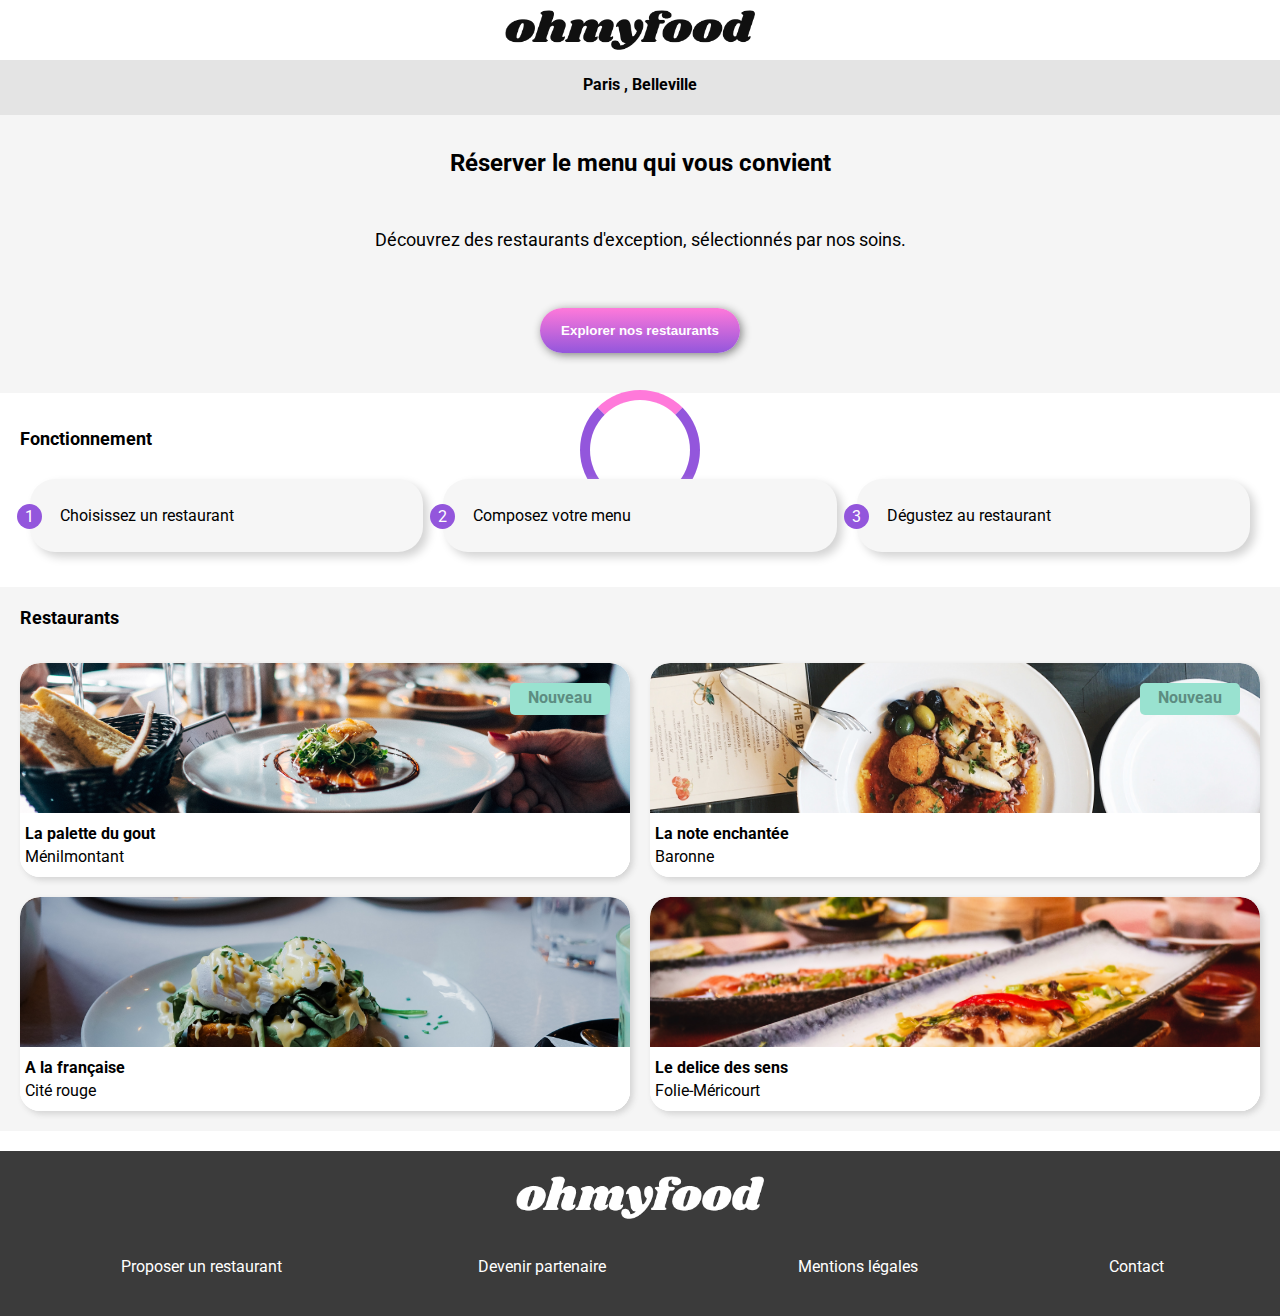
<file: index.html>
<!DOCTYPE html>
<html lang="fr">

<head>
    <meta charset="UTF-8" />
    <meta http-equiv="X-UA-Compatible" content="IE=edge">
    <meta name="viewport" content="width=device-width, initial-scale=1.0">
    <link rel="stylesheet" href="style.css" />
    <link href="https://use.fontawesome.com/releases/v5.6.3/css/all.css" rel="stylesheet"
        integrity="sha384-UHRtZLI+pbxtHCWp1t77Bi1L4ZtiqrqD80Kn4Z8NTSRyMA2Fd33n5dQ8lWUE00s/" crossorigin="anonymous">
    <link rel="preconnect" href="https://fonts.googleapis.com">
    <link rel="preconnect" href="https://fonts.gstatic.com" crossorigin>
    <link href="https://fonts.googleapis.com/css2?family=Roboto:wght@100;700&family=Shrikhand&display=swap"
        rel="stylesheet">
    <title>Accueil</title>
</head>

<body>
    <div class="chargements">
        <div class="chargement"></div>
    </div>
    <div class="index">
        <header>
            <div id="logo">
                <img src="image/logo.png" alt="logo oh my food">
            </div>
        </header>
        <main>
            <div class="localité">
                <div class="localisation">
                    <i class="fas fa-map-marker-alt"></i> Paris , Belleville
                </div>
                <div class="recherche">
                    <div class="reserver">
                        <p>Réserver le menu qui vous convient</p>
                    </div>
                    <div class="decouvrez">
                        <p>Découvrez des restaurants d'exception, sélectionnés par nos soins.</p>
                    </div>
                    <form class="explorer">
                        <input type="button" value="Explorer nos restaurants">
                    </form>
                </div>
            </div>
            <section class="fonctionnement">
                <div class="fonction">
                    <h2>Fonctionnement</h2>
                    <ol class="liste">
                        <li class="choix">
                            <i class="fas fa-mobile-alt"></i>
                            <span class="texte">Choisissez un restaurant</span>
                        </li>
                        <li class="choix">
                            <i class="fas fa-list"></i>
                            <span class="texte">Composez votre menu</span>
                        </li>
                        <li class="choix">
                            <i class="fas fa-store"></i>
                            <span class="texte">Dégustez au restaurant</span>
                        </li>
                    </ol>
                </div>
            </section>
            <section class="pastillerestaurant">
                <div class="resto">
                    <h2>Restaurants</h2>
                    <div class="pastilles">
                        <div class="ligne1">
                            <a class="pastille-1" href="lapalettedugout.html">
                                <div class="pastillephoto">
                                    <div class="nouveau">Nouveau</div>
                                    <img src="image/palettedugout.jpg" alt="palettedugout">
                                </div>
                                <div class="pastilletexte">
                                    <div class="texte">
                                        <strong>La palette du gout</strong> <br />
                                        Ménilmontant
                                    </div>
                                    <div class="like">
                                        <div class="coeura">
                                            <i class="fas fa-heart coeurplein"></i>
                                            <i class="far fa-heart coeurvide"></i>
                                        </div>
                                    </div>
                                </div>
                            </a>
                            <a class="pastille-2" href="lanoteenchante.html">
                                <div class="pastillephoto">
                                    <div class="nouveau">Nouveau</div>
                                    <img src="image/noteenchante.jpg" alt="noteenchante">
                                </div>
                                <div class="pastilletexte">
                                    <div class="texte">
                                        <strong>La note enchantée</strong> <br />
                                        Baronne
                                    </div>
                                    <div class="like">
                                        <div class="coeura">
                                            <i class="fas fa-heart coeurplein"></i>
                                            <i class="far fa-heart coeurvide"></i>
                                        </div>
                                    </div>
                                </div>
                            </a>
                        </div>
                        <div class="ligne2">
                            <a class="pastille-3" href="alafrancaise.html">
                                <div class="pastillephoto">
                                    <img src="image/alafrançaise.jpg" alt="alafrançaise">
                                </div>
                                <div class="pastilletexte">
                                    <div class="texte">
                                        <strong>A la française</strong> <br />
                                        Cité rouge
                                    </div>
                                    <div class="like">
                                        <div class="coeura">
                                            <i class="fas fa-heart coeurplein"></i>
                                            <i class="far fa-heart coeurvide"></i>
                                        </div>
                                    </div>
                                </div>
                            </a>

                            <a class="pastille-4" href="ledelicedessens.html">
                                <div class="pastillephoto">
                                    <img src="image/delicedessens.jpg" alt="delicedessens">
                                </div>
                                <div class="pastilletexte">
                                    <div class="texte">
                                        <strong>Le delice des sens</strong> <br />
                                        Folie-Méricourt
                                    </div>
                                    <div class="like">
                                        <div class="coeura">
                                            <i class="fas fa-heart coeurplein"></i>
                                            <i class="far fa-heart coeurvide"></i>
                                        </div>
                                    </div>
                                </div>
                            </a>
                        </div>
                    </div>
                </div>
            </section>
        </main>
        <footer>
            <div class="logo">
                <img src="image/logo.png" alt="logo oh my food">
            </div>
            <br />
            <div class="mentions">
                <a href="#"><i class="fas fa-utensils"></i>Proposer un restaurant</a>
                <a href="#"><i class="fas fa-hands-helping"></i>Devenir partenaire</a>
                <a href="#">Mentions légales</a>
                <a href="mailto:c.massalon@gmail.com">Contact</a>
            </div>
        </footer>
    </div>
</body>

</html>
</file>
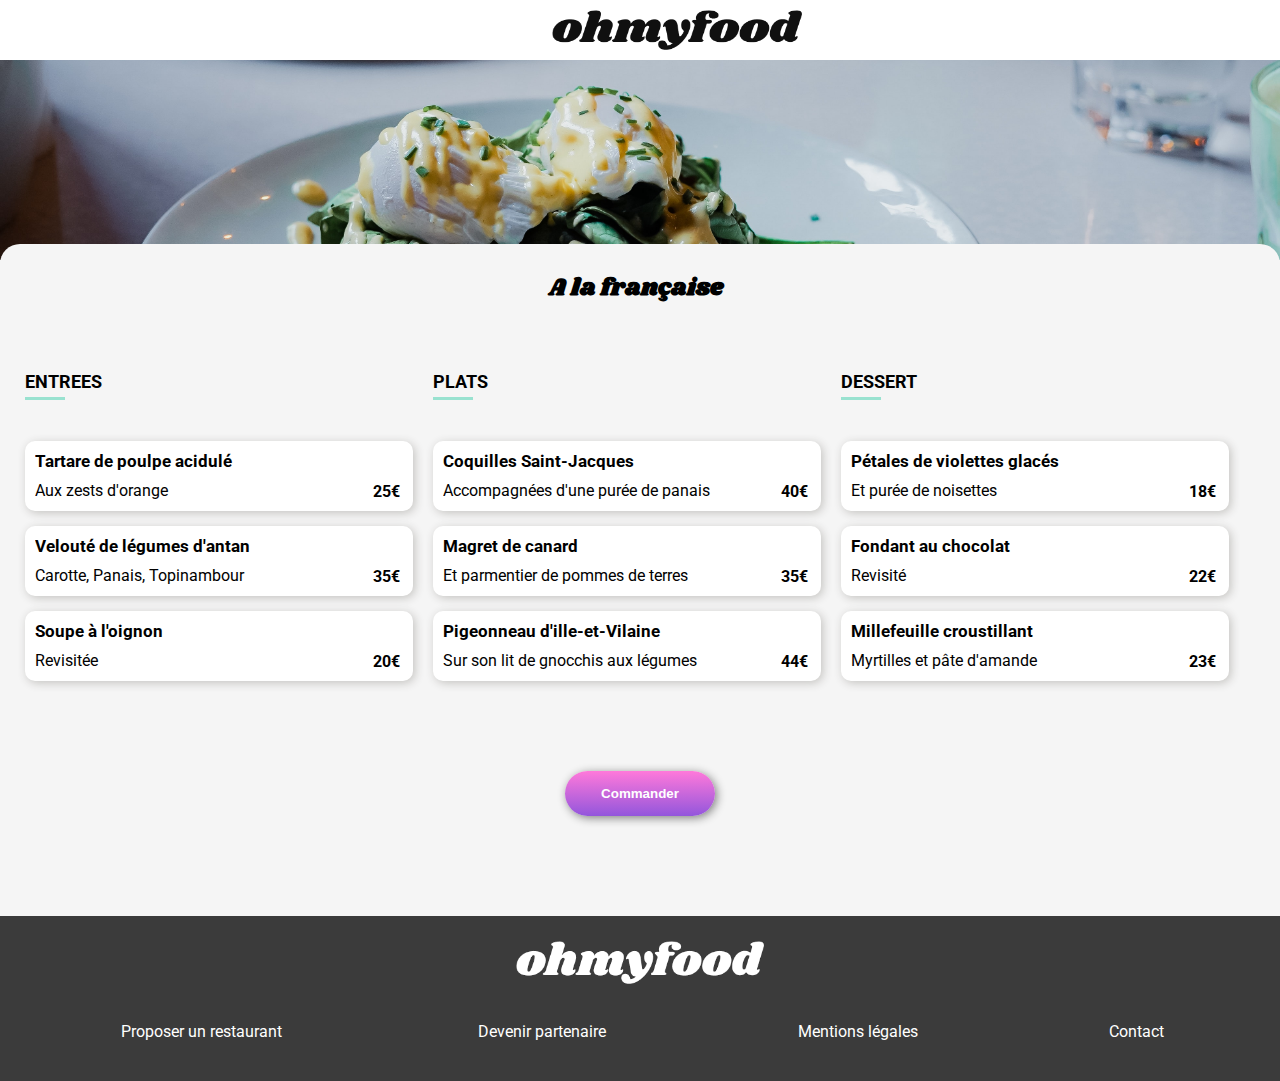
<file: alafrancaise.html>
<!DOCTYPE html>
<html lang="fr">

<head>
    <meta charset="UTF-8" />
    <meta http-equiv="X-UA-Compatible" content="IE=edge">
    <meta name="viewport" content="width=device-width, initial-scale=1.0">
    <link rel="stylesheet" href="style.css" />
    <link href="https://use.fontawesome.com/releases/v5.6.3/css/all.css" rel="stylesheet"
        integrity="sha384-UHRtZLI+pbxtHCWp1t77Bi1L4ZtiqrqD80Kn4Z8NTSRyMA2Fd33n5dQ8lWUE00s/" crossorigin="anonymous">
    <link rel="preconnect" href="https://fonts.googleapis.com">
    <link rel="preconnect" href="https://fonts.gstatic.com" crossorigin>
    <link href="https://fonts.googleapis.com/css2?family=Roboto:wght@100;700&family=Shrikhand&display=swap"
        rel="stylesheet">
    <title>A la française</title>
</head>

<body>
    <header>
        <a class="back" href="index.html">
            <i class="fas fa-arrow-left"></i>
        </a>
        <div id="logo">
            <img src="image/logo.png" alt="logo oh my food">
        </div>
    </header>
    <main>
        <div class="illustration">
            <img src="image/alafrançaise.jpg" alt="française">
        </div>
        <section class="menu">
            <div class="titre-restaurant">
                <div class="restaurant">
                    <h1>A la française</h1>
                </div>
                <button class="coeur">
                    <i class="fas fa-heart coeurplein"></i>
                    <i class="far fa-heart coeurvide"></i>
                </button>
            </div>
            <div class="blocservice">
                <section class="service" id="entrées">
                    <header class="service_header">
                        <h2>ENTREES</h2>
                    </header>

                    <div class="service_carte delai1">
                        <div class="service_carte_texte">
                            <span class="service_carte_texte2">Tartare de poulpe acidulé</span>
                            <span class="service_carte_texte3">Aux zests d'orange</span>
                        </div>
                        <div class="service_carte_prix">
                            <strong>25€</strong>
                        </div>
                        <div class="service_carte_check">
                            <i class="check_icone fas fa-check-circle"></i>
                        </div>
                    </div>

                    <div class="service_carte delai2">
                        <div class="service_carte_texte">
                            <span class="service_carte_texte2">Velouté de légumes d'antan</span>
                            <span class="service_carte_texte3">Carotte, Panais, Topinambour</span>
                        </div>
                        <div class="service_carte_prix">
                            <strong>35€</strong>
                        </div>
                        <div class="service_carte_check">
                            <i class="check_icone fas fa-check-circle"></i>
                        </div>
                    </div>

                    <div class="service_carte delai3">
                        <div class="service_carte_texte">
                            <span class="service_carte_texte2">Soupe à l'oignon</span>
                            <span class="service_carte_texte3">Revisitée</span>
                        </div>
                        <div class="service_carte_prix">
                            <strong>20€</strong>
                        </div>
                        <div class="service_carte_check">
                            <i class="check_icone fas fa-check-circle"></i>
                        </div>
                    </div>
                </section>

                <section class="service" id="plats">
                    <header class="service_header">
                        <h2>PLATS</h2>
                    </header>

                    <div class="service_carte delai1">
                        <div class="service_carte_texte">
                            <span class="service_carte_texte2">Coquilles Saint-Jacques</span>
                            <span class="service_carte_texte3">Accompagnées d'une purée de panais</span>
                        </div>
                        <div class="service_carte_prix">
                            <strong>40€</strong>
                        </div>
                        <div class="service_carte_check">
                            <i class="check_icone fas fa-check-circle"></i>
                        </div>
                    </div>

                    <div class="service_carte delai2">
                        <div class="service_carte_texte">
                            <span class="service_carte_texte2">Magret de canard</span>
                            <span class="service_carte_texte3">Et parmentier de pommes de terres</span>
                        </div>
                        <div class="service_carte_prix">
                            <strong>35€</strong>
                        </div>
                        <div class="service_carte_check">
                            <i class="check_icone fas fa-check-circle"></i>
                        </div>
                    </div>

                    <div class="service_carte delai3">
                        <div class="service_carte_texte">
                            <span class="service_carte_texte2">Pigeonneau d'ille-et-Vilaine</span>
                            <span class="service_carte_texte3">Sur son lit de gnocchis aux légumes</span>
                        </div>
                        <div class="service_carte_prix">
                            <strong>44€</strong>
                        </div>
                        <div class="service_carte_check">
                            <i class="check_icone fas fa-check-circle"></i>
                        </div>
                    </div>
                </section>

                <section class="service" id="dessert">
                    <header class="service_header">
                        <h2>DESSERT</h2>
                    </header>

                    <div class="service_carte delai1">
                        <div class="service_carte_texte">
                            <span class="service_carte_texte2">Pétales de violettes glacés</span>
                            <span class="service_carte_texte3">Et purée de noisettes</span>
                        </div>
                        <div class="service_carte_prix">
                            <strong>18€</strong>
                        </div>
                        <div class="service_carte_check">
                            <i class="check_icone fas fa-check-circle"></i>
                        </div>
                    </div>

                    <div class="service_carte delai2">
                        <div class="service_carte_texte">
                            <span class="service_carte_texte2">Fondant au chocolat</span>
                            <span class="service_carte_texte3">Revisité</span>
                        </div>
                        <div class="service_carte_prix">
                            <strong>22€</strong>
                        </div>
                        <div class="service_carte_check">
                            <i class="check_icone fas fa-check-circle"></i>
                        </div>
                    </div>

                    <div class="service_carte delai3">
                        <div class="service_carte_texte">
                            <span class="service_carte_texte2">Millefeuille croustillant</span>
                            <span class="service_carte_texte3">Myrtilles et pâte d'amande</span>
                        </div>
                        <div class="service_carte_prix">
                            <strong>23€</strong>
                        </div>
                        <div class="service_carte_check">
                            <i class="check_icone fas fa-check-circle"></i>
                        </div>
                    </div>
                </section>
            </div>
        </section>
        <form class="commander">
            <input type="button" value="Commander">
        </form>
    </main>
    <footer>
        <div class="logo">
            <img src="image/logo.png" alt="logo oh my food">
        </div>
        <br />
        <div class="mentions">
            <a href="#"><i class="fas fa-utensils"></i>Proposer un restaurant</a>
            <a href="#"><i class="fas fa-hands-helping"></i>Devenir partenaire</a>
            <a href="#">Mentions légales</a>
            <a href="mailto:c.massalon@gmail.com">Contact</a>
        </div>
    </footer>
</body>

</html>
</file>
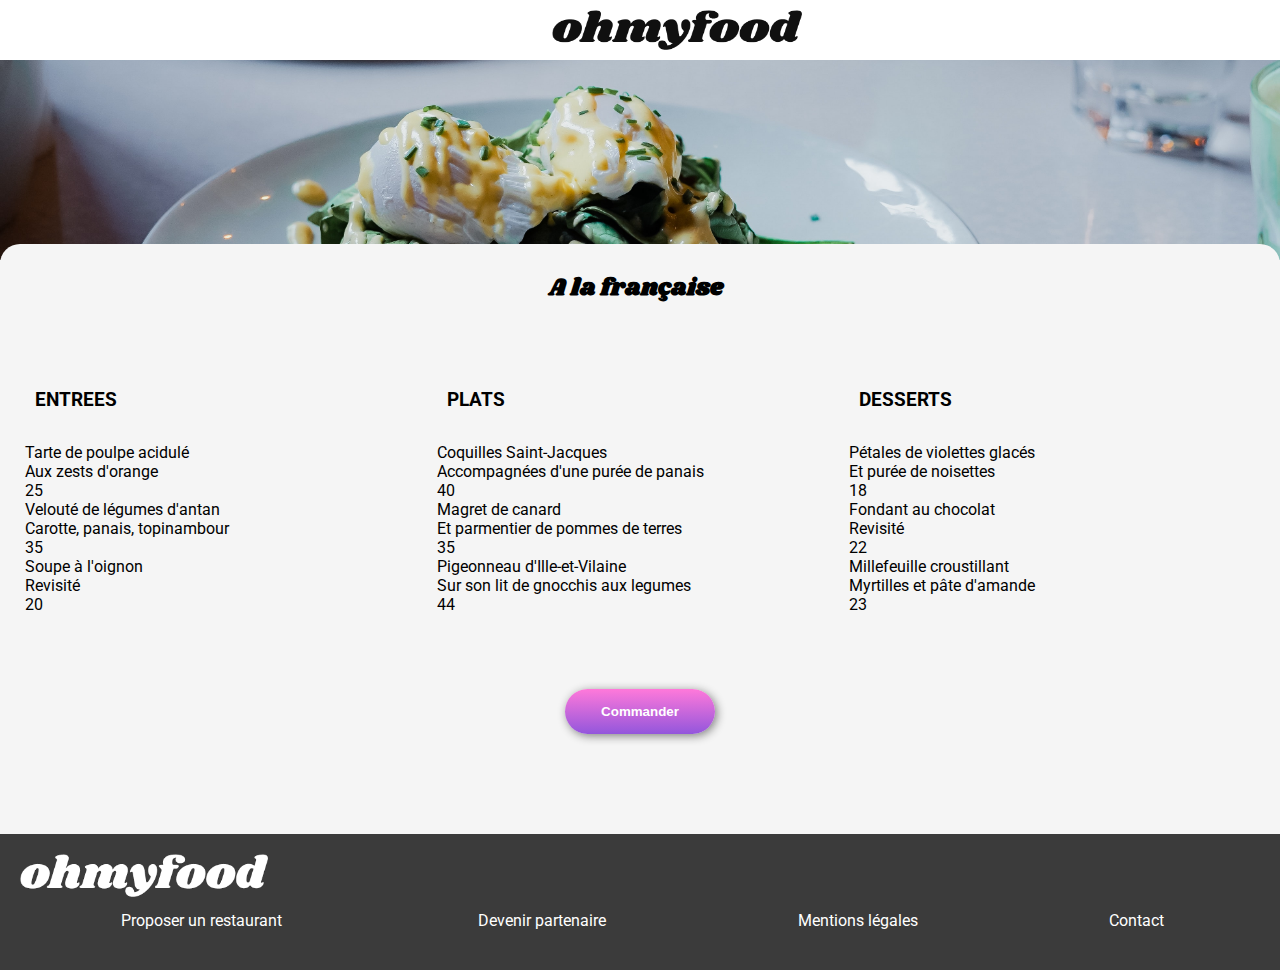
<file: index (1).html>
<!DOCTYPE html>
<html lang="fr">

<head>
    <meta charset="UTF-8">
    <meta http-equiv="X-UA-Compatible" content="IE=edge">
    <meta name="viewport" content="width=device-width, initial-scale=1.0">
    <link rel="stylesheet" href="style.css" />
    <link href="https://use.fontawesome.com/releases/v5.6.3/css/all.css" rel="stylesheet"
        integrity="sha384-UHRtZLI+pbxtHCWp1t77Bi1L4ZtiqrqD80Kn4Z8NTSRyMA2Fd33n5dQ8lWUE00s/" crossorigin="anonymous">
    <link rel="preconnect" href="https://fonts.googleapis.com">
    <link rel="preconnect" href="https://fonts.gstatic.com" crossorigin>
    <link href="https://fonts.googleapis.com/css2?family=Roboto:wght@100;700&family=Shrikhand&display=swap"
        rel="stylesheet">
    <title>Oh my food</title>
</head>

<body>
    <header>
        <div class="back">
            <i class="fas fa-arrow-left"></i>
        </div>
        <div id="logo">
            <img src="image/logo.png" alt="logo oh my food">
        </div>
    </header>
    <main>
        <div class="illustration">
            <img src="image/a la française.jpg" alt="française">
            <section class="menu">
                <div class="titre-restaurant">
                    <div class="restaurant">
                        <h1>A la française</h1>
                    </div>
                    <button class="coeur">
                        <i class="fas fa-heart coeurplein"></i>
                        <i class="far fa-heart coeurvide"></i>
                    </button>
                </div>
                <div class="service">
                    <h5> ENTREES </h5>

                    <a class="capsule one">
                        <div class="info-capsule">
                            <div class="plat">
                                <div class="nom">Tarte de poulpe acidulé</div>
                                <div> Aux zests d'orange </div>
                            </div>

                            <div class="prix">
                                25 <i class="fas fa-euro-sign"></i>
                            </div>
                        </div>
                        <div class="check">
                            <div class="checkicon">
                                <i class="fas fa-check-circle fa-lg"></i>
                            </div>
                        </div>
                    </a>
                    <a class="capsule two">
                        <div class="info-capsule">
                            <div class="plat">
                                <div class="nom"> Velouté de légumes d'antan </div>
                                <div> Carotte, panais, topinambour </div>
                            </div>

                            <div class="prix">
                                35 <i class="fas fa-euro-sign"></i>
                            </div>
                        </div>
                        <div class="check">
                            <div class="checkicon">
                                <i class="fas fa-check-circle fa-lg"></i>
                            </div>
                        </div>
                    </a>
                    <a class="capsule three">
                        <div class="info-capsule">
                            <div class="plat">
                                <div class="nom"> Soupe à l'oignon </div>
                                <div> Revisité </div>
                            </div>

                            <div class="prix">
                                20 <i class="fas fa-euro-sign"></i>
                            </div>
                        </div>
                        <div class="check">
                            <div class="checkicon">
                                <i class="fas fa-check-circle fa-lg"></i>
                            </div>
                        </div>
                    </a>
                </div>
                <div class="service">
                    <h5>PLATS</h5>

                    <a class="capsule one">
                        <div class="info-capsule">
                            <div class="plat">
                                <div class="nom">Coquilles Saint-Jacques</div>
                                <div> Accompagnées d'une purée de panais </div>
                            </div>

                            <div class="prix">
                                40 <i class="fas fa-euro-sign"></i>
                            </div>
                        </div>
                        <div class="check">
                            <div class="checkicon">
                                <i class="fas fa-check-circle fa-lg"></i>
                            </div>
                        </div>
                    </a>
                    <a class="capsule two">
                        <div class="info-capsule">
                            <div class="plat">
                                <div class="nom"> Magret de canard </div>
                                <div> Et parmentier de pommes de terres </div>
                            </div>

                            <div class="prix">
                                35 <i class="fas fa-euro-sign"></i>
                            </div>
                        </div>
                        <div class="check">
                            <div class="checkicon">
                                <i class="fas fa-check-circle fa-lg"></i>
                            </div>
                        </div>
                    </a>
                    <a class="capsule three">
                        <div class="info-capsule">
                            <div class="plat">
                                <div class="nom"> Pigeonneau d'Ille-et-Vilaine </div>
                                <div> Sur son lit de gnocchis aux legumes </div>
                            </div>

                            <div class="prix">
                                44 <i class="fas fa-euro-sign"></i>
                            </div>
                        </div>
                        <div class="check">
                            <div class="checkicon">
                                <i class="fas fa-check-circle fa-lg"></i>
                            </div>
                        </div>
                    </a>
                </div>
                <div class="service">
                    <h5>DESSERTS</h5>

                    <a class="capsule one">
                        <div class="info-capsule">
                            <div class="plat">
                                <div class="nom">Pétales de violettes glacés</div>
                                <div> Et purée de noisettes </div>
                            </div>

                            <div class="prix">
                                18 <i class="fas fa-euro-sign"></i>
                            </div>
                        </div>
                        <div class="check">
                            <div class="checkicon">
                                <i class="fas fa-check-circle fa-lg"></i>
                            </div>
                        </div>
                    </a>
                    <a class="capsule two">
                        <div class="info-capsule">
                            <div class="plat">
                                <div class="nom"> Fondant au chocolat </div>
                                <div> Revisité </div>
                            </div>

                            <div class="prix">
                                22 <i class="fas fa-euro-sign"></i>
                            </div>
                        </div>
                        <div class="check">
                            <div class="checkicon">
                                <i class="fas fa-check-circle fa-lg"></i>
                            </div>
                        </div>
                    </a>
                    <a class="capsule three">
                        <div class="info-capsule">
                            <div class="plat">
                                <div class="nom"> Millefeuille croustillant </div>
                                <div> Myrtilles et pâte d'amande </div>
                            </div>

                            <div class="prix">
                                23 <i class="fas fa-euro-sign"></i>
                            </div>
                        </div>
                        <div class="check">
                            <div class="checkicon">
                                <i class="fas fa-check-circle fa-lg"></i>
                            </div>
                        </div>
                    </a>
                </div>
            </section>
            <form class="commander">
                <input type="button" value="Commander">
            </form>
    </main>
    <footer>
        <img src="image/logo.png" alt="logo oh my food">
        </br>
        <div class="mentions">
            <a href="#"> <i class="fas fa-utensils"></i> Proposer un restaurant </a>
            <a href="#"> <i class="fas fa-hands-helping"></i> Devenir partenaire </a>
            <a href="#"> Mentions légales </a>
            <a href="#"> Contact </a>
        </div>
    </footer>
</body>

</html>
</file>
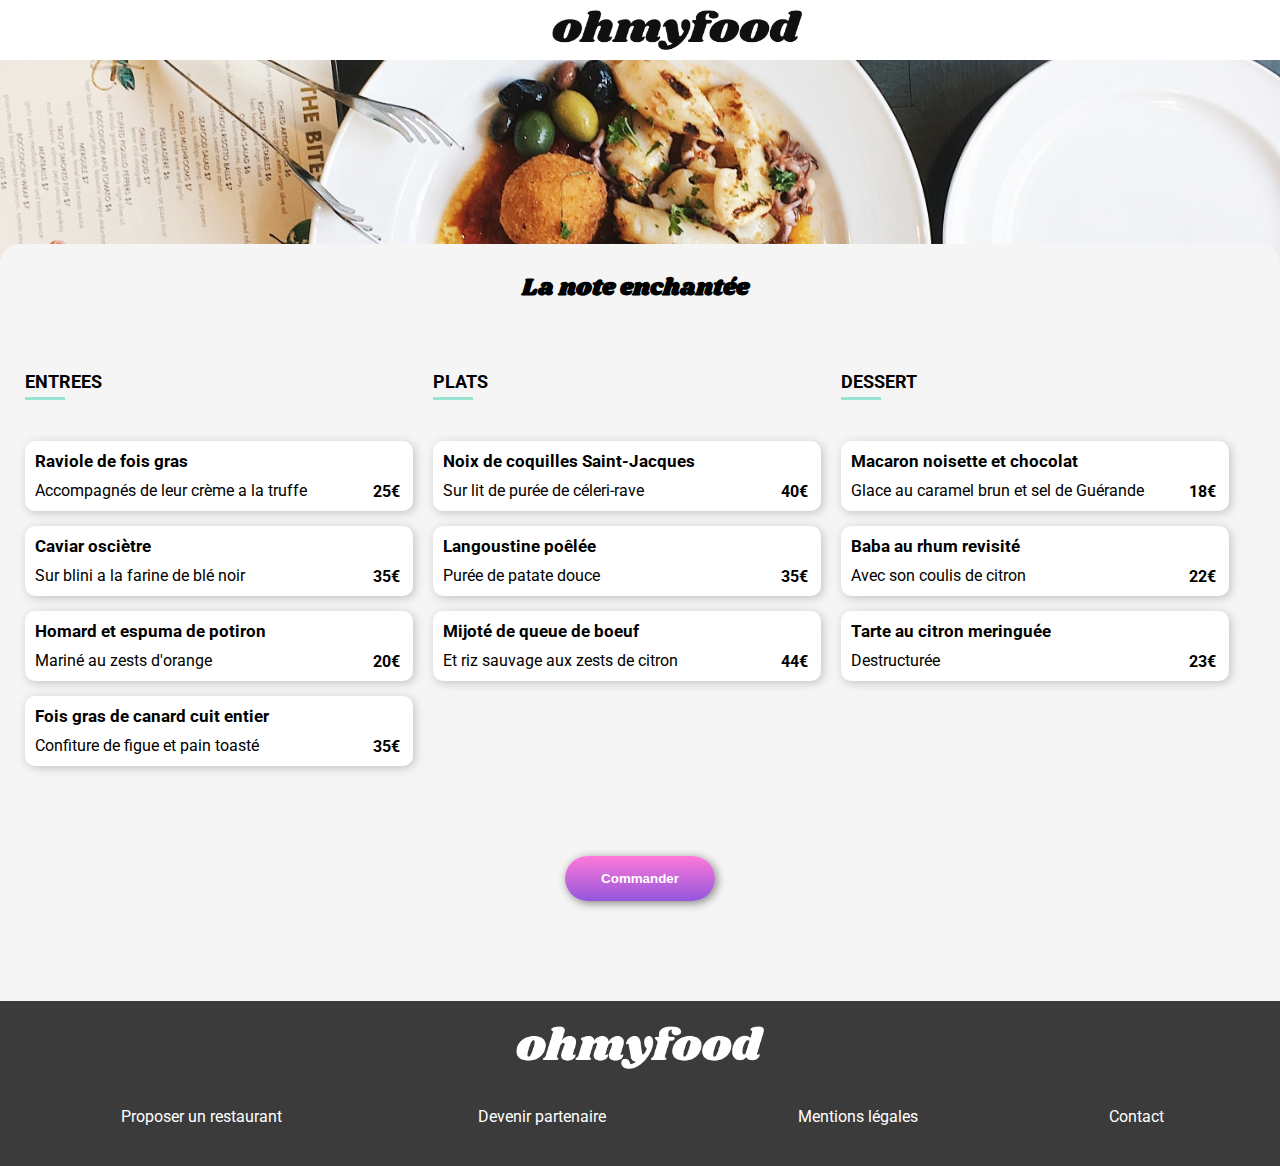
<file: lanoteenchante.html>
<!DOCTYPE html>
<html lang="fr">

<head>
    <meta charset="UTF-8" />
    <meta http-equiv="X-UA-Compatible" content="IE=edge">
    <meta name="viewport" content="width=device-width, initial-scale=1.0">
    <link rel="stylesheet" href="style.css" />
    <link href="https://use.fontawesome.com/releases/v5.6.3/css/all.css" rel="stylesheet"
        integrity="sha384-UHRtZLI+pbxtHCWp1t77Bi1L4ZtiqrqD80Kn4Z8NTSRyMA2Fd33n5dQ8lWUE00s/" crossorigin="anonymous">
    <link rel="preconnect" href="https://fonts.googleapis.com">
    <link rel="preconnect" href="https://fonts.gstatic.com" crossorigin>
    <link href="https://fonts.googleapis.com/css2?family=Roboto:wght@100;700&family=Shrikhand&display=swap"
        rel="stylesheet">
    <title>La note enchantée</title>
</head>

<body>
    <header>
        <a class="back" href="index.html">
            <i class="fas fa-arrow-left"></i>
        </a>
        <div id="logo">
            <img src="image/logo.png" alt="logo oh my food">
        </div>
    </header>
    <main>
        <div class="illustration">
            <img src="image/noteenchante.jpg" alt="enchante">
        </div>
        <section class="menu">
            <div class="titre-restaurant">
                <div class="restaurant">
                    <h1>La note enchantée</h1>
                </div>
                <button class="coeur">
                    <i class="fas fa-heart coeurplein"></i>
                    <i class="far fa-heart coeurvide"></i>
                </button>
            </div>
            <div class="blocservice">
                <section class="service" id="entrées">
                    <header class="service_header">
                        <h2>ENTREES</h2>
                    </header>

                    <div class="service_carte delai1">
                        <div class="service_carte_texte">
                            <span class="service_carte_texte2">Raviole de fois gras</span>
                            <span class="service_carte_texte3">Accompagnés de leur crème a la truffe</span>
                        </div>
                        <div class="service_carte_prix">
                            <strong>25€</strong>
                        </div>
                        <div class="service_carte_check">
                            <i class="check_icone fas fa-check-circle"></i>
                        </div>
                    </div>

                    <div class="service_carte delai2">
                        <div class="service_carte_texte">
                            <span class="service_carte_texte2">Caviar osciètre</span>
                            <span class="service_carte_texte3">Sur blini a la farine de blé noir</span>
                        </div>
                        <div class="service_carte_prix">
                            <strong>35€</strong>
                        </div>
                        <div class="service_carte_check">
                            <i class="check_icone fas fa-check-circle"></i>
                        </div>
                    </div>

                    <div class="service_carte delai3">
                        <div class="service_carte_texte">
                            <span class="service_carte_texte2">Homard et espuma de potiron</span>
                            <span class="service_carte_texte3">Mariné au zests d'orange</span>
                        </div>
                        <div class="service_carte_prix">
                            <strong>20€</strong>
                        </div>
                        <div class="service_carte_check">
                            <i class="check_icone fas fa-check-circle"></i>
                        </div>
                    </div>

                    <div class="service_carte delai4">
                        <div class="service_carte_texte">
                            <span class="service_carte_texte2">Fois gras de canard cuit entier</span>
                            <span class="service_carte_texte3">Confiture de figue et pain toasté</span>
                        </div>
                        <div class="service_carte_prix">
                            <strong>35€</strong>
                        </div>
                        <div class="service_carte_check">
                            <i class="check_icone fas fa-check-circle"></i>
                        </div>
                    </div>
                </section>

                <section class="service" id="plats">
                    <header class="service_header">
                        <h2>PLATS</h2>
                    </header>

                    <div class="service_carte delai1">
                        <div class="service_carte_texte">
                            <span class="service_carte_texte2">Noix de coquilles Saint-Jacques</span>
                            <span class="service_carte_texte3">Sur lit de purée de céleri-rave</span>
                        </div>
                        <div class="service_carte_prix">
                            <strong>40€</strong>
                        </div>
                        <div class="service_carte_check">
                            <i class="check_icone fas fa-check-circle"></i>
                        </div>
                    </div>

                    <div class="service_carte delai2">
                        <div class="service_carte_texte">
                            <span class="service_carte_texte2">Langoustine poêlée</span>
                            <span class="service_carte_texte3">Purée de patate douce</span>
                        </div>
                        <div class="service_carte_prix">
                            <strong>35€</strong>
                        </div>
                        <div class="service_carte_check">
                            <i class="check_icone fas fa-check-circle"></i>
                        </div>
                    </div>

                    <div class="service_carte delai3">
                        <div class="service_carte_texte">
                            <span class="service_carte_texte2">Mijoté de queue de boeuf</span>
                            <span class="service_carte_texte3">Et riz sauvage aux zests de citron</span>
                        </div>
                        <div class="service_carte_prix">
                            <strong>44€</strong>
                        </div>
                        <div class="service_carte_check">
                            <i class="check_icone fas fa-check-circle"></i>
                        </div>
                    </div>
                </section>

                <section class="service" id="dessert">
                    <header class="service_header">
                        <h2>DESSERT</h2>
                    </header>

                    <div class="service_carte delai1">
                        <div class="service_carte_texte">
                            <span class="service_carte_texte2">Macaron noisette et chocolat</span>
                            <span class="service_carte_texte3">Glace au caramel brun et sel de Guérande</span>
                        </div>
                        <div class="service_carte_prix">
                            <strong>18€</strong>
                        </div>
                        <div class="service_carte_check">
                            <i class="check_icone fas fa-check-circle"></i>
                        </div>
                    </div>

                    <div class="service_carte delai2">
                        <div class="service_carte_texte">
                            <span class="service_carte_texte2">Baba au rhum revisité</span>
                            <span class="service_carte_texte3">Avec son coulis de citron</span>
                        </div>
                        <div class="service_carte_prix">
                            <strong>22€</strong>
                        </div>
                        <div class="service_carte_check">
                            <i class="check_icone fas fa-check-circle"></i>
                        </div>
                    </div>

                    <div class="service_carte delai3">
                        <div class="service_carte_texte">
                            <span class="service_carte_texte2">Tarte au citron meringuée</span>
                            <span class="service_carte_texte3">Destructurée</span>
                        </div>
                        <div class="service_carte_prix">
                            <strong>23€</strong>
                        </div>
                        <div class="service_carte_check">
                            <i class="check_icone fas fa-check-circle"></i>
                        </div>
                    </div>
                </section>
            </div>
        </section>
        <form class="commander">
            <input type="button" value="Commander">
        </form>
    </main>
    <footer>
        <div class="logo">
            <img src="image/logo.png" alt="logo oh my food">
        </div>
        <br />
        <div class="mentions">
            <a href="#"><i class="fas fa-utensils"></i>Proposer un restaurant</a>
            <a href="#"><i class="fas fa-hands-helping"></i>Devenir partenaire</a>
            <a href="#">Mentions légales</a>
            <a href="mailto:c.massalon@gmail.com">Contact</a>
        </div>
    </footer>
</body>

</html>
</file>
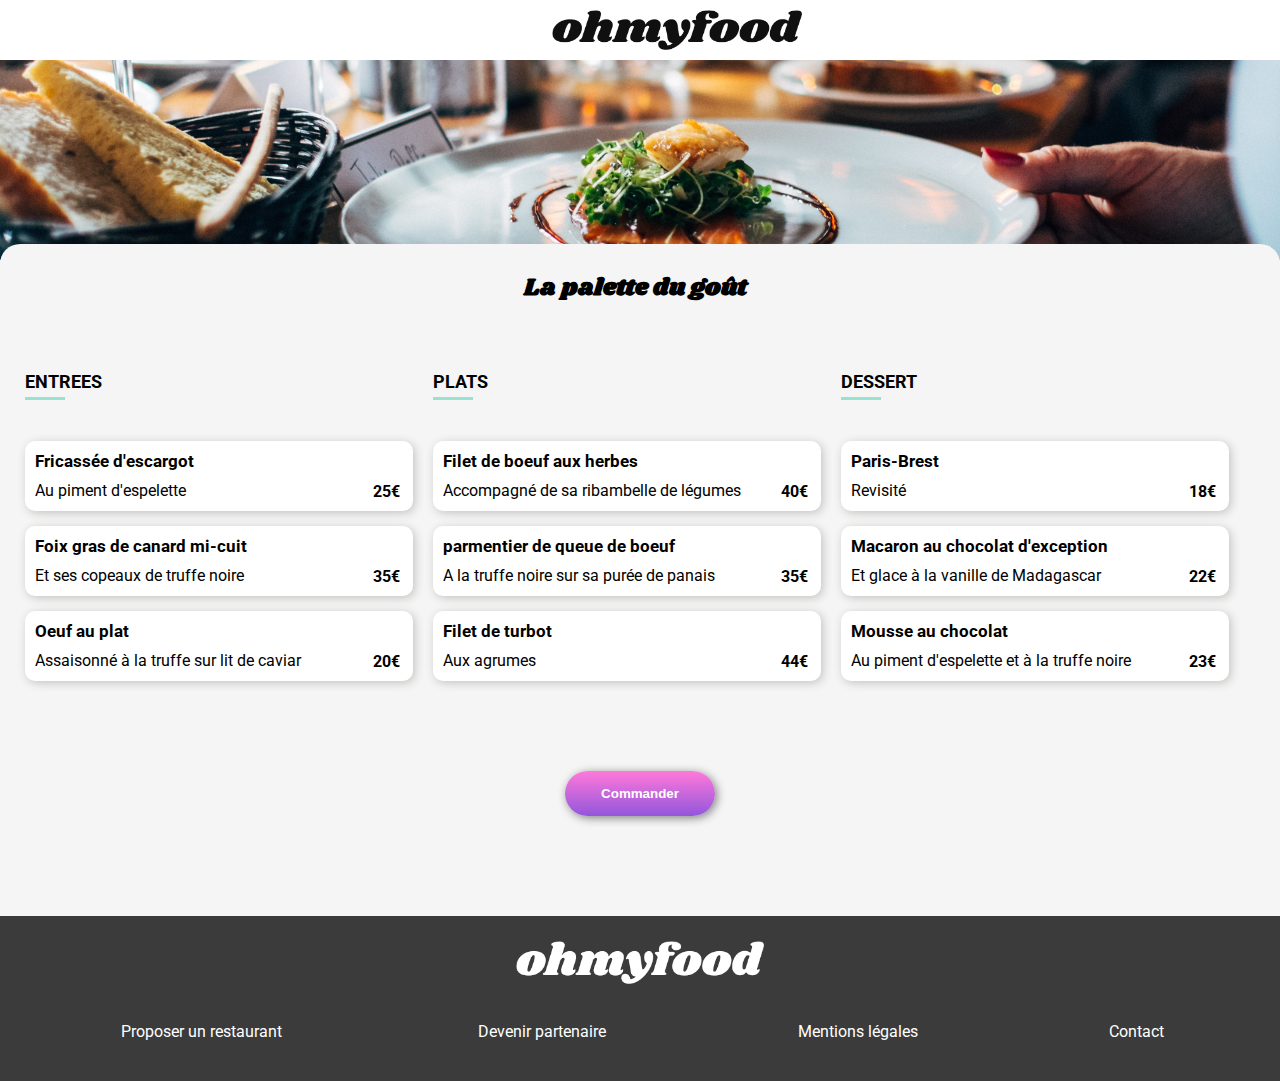
<file: lapalettedugout.html>
<!DOCTYPE html>
<html lang="fr">

<head>
    <meta charset="UTF-8" />
    <meta http-equiv="X-UA-Compatible" content="IE=edge">
    <meta name="viewport" content="width=device-width, initial-scale=1.0">
    <link rel="stylesheet" href="style.css" />
    <link href="https://use.fontawesome.com/releases/v5.6.3/css/all.css" rel="stylesheet"
        integrity="sha384-UHRtZLI+pbxtHCWp1t77Bi1L4ZtiqrqD80Kn4Z8NTSRyMA2Fd33n5dQ8lWUE00s/" crossorigin="anonymous">
    <link rel="preconnect" href="https://fonts.googleapis.com">
    <link rel="preconnect" href="https://fonts.gstatic.com" crossorigin>
    <link href="https://fonts.googleapis.com/css2?family=Roboto:wght@100;700&family=Shrikhand&display=swap"
        rel="stylesheet">
    <title>La palette du goût</title>
</head>

<body>
    <header>
        <a class="back" href="index.html">
            <i class="fas fa-arrow-left"></i>
        </a>
        <div id="logo">
            <img src="image/logo.png" alt="logo oh my food">
        </div>
    </header>
    <main>
        <div class="illustration">
            <img src="image/palettedugout.jpg" alt="palette">
        </div>
        <section class="menu">
            <div class="titre-restaurant">
                <div class="restaurant">
                    <h1>La palette du goût</h1>
                </div>
                <button class="coeur">
                    <i class="fas fa-heart coeurplein"></i>
                    <i class="far fa-heart coeurvide"></i>
                </button>
            </div>
            <div class="blocservice">
                <section class="service" id="entrées">
                    <header class="service_header">
                        <h2>ENTREES</h2>
                    </header>

                    <div class="service_carte delai1">
                        <div class="service_carte_texte">
                            <span class="service_carte_texte2">Fricassée d'escargot</span>
                            <span class="service_carte_texte3">Au piment d'espelette</span>
                        </div>
                        <div class="service_carte_prix">
                            <strong>25€</strong>
                        </div>
                        <div class="service_carte_check">
                            <i class="check_icone fas fa-check-circle"></i>
                        </div>
                    </div>

                    <div class="service_carte delai2">
                        <div class="service_carte_texte">
                            <span class="service_carte_texte2">Foix gras de canard mi-cuit</span>
                            <span class="service_carte_texte3">Et ses copeaux de truffe noire</span>
                        </div>
                        <div class="service_carte_prix">
                            <strong>35€</strong>
                        </div>
                        <div class="service_carte_check">
                            <i class="check_icone fas fa-check-circle"></i>
                        </div>
                    </div>

                    <div class="service_carte delai3">
                        <div class="service_carte_texte">
                            <span class="service_carte_texte2">Oeuf au plat</span>
                            <span class="service_carte_texte3">Assaisonné à la truffe sur lit de caviar</span>
                        </div>
                        <div class="service_carte_prix">
                            <strong>20€</strong>
                        </div>
                        <div class="service_carte_check">
                            <i class="check_icone fas fa-check-circle"></i>
                        </div>
                    </div>
                </section>

                <section class="service" id="plats">
                    <header class="service_header">
                        <h2>PLATS</h2>
                    </header>

                    <div class="service_carte delai1">
                        <div class="service_carte_texte">
                            <span class="service_carte_texte2">Filet de boeuf aux herbes</span>
                            <span class="service_carte_texte3">Accompagné de sa ribambelle de légumes</span>
                        </div>
                        <div class="service_carte_prix">
                            <strong>40€</strong>
                        </div>
                        <div class="service_carte_check">
                            <i class="check_icone fas fa-check-circle"></i>
                        </div>
                    </div>

                    <div class="service_carte delai2">
                        <div class="service_carte_texte">
                            <span class="service_carte_texte2">parmentier de queue de boeuf</span>
                            <span class="service_carte_texte3">A la truffe noire sur sa purée de panais</span>
                        </div>
                        <div class="service_carte_prix">
                            <strong>35€</strong>
                        </div>
                        <div class="service_carte_check">
                            <i class="check_icone fas fa-check-circle"></i>
                        </div>
                    </div>

                    <div class="service_carte delai3">
                        <div class="service_carte_texte">
                            <span class="service_carte_texte2">Filet de turbot</span>
                            <span class="service_carte_texte3">Aux agrumes</span>
                        </div>
                        <div class="service_carte_prix">
                            <strong>44€</strong>
                        </div>
                        <div class="service_carte_check">
                            <i class="check_icone fas fa-check-circle"></i>
                        </div>
                    </div>
                </section>

                <section class="service" id="dessert">
                    <header class="service_header">
                        <h2>DESSERT</h2>
                    </header>

                    <div class="service_carte delai1">
                        <div class="service_carte_texte">
                            <span class="service_carte_texte2">Paris-Brest</span>
                            <span class="service_carte_texte3">Revisité</span>
                        </div>
                        <div class="service_carte_prix">
                            <strong>18€</strong>
                        </div>
                        <div class="service_carte_check">
                            <i class="check_icone fas fa-check-circle"></i>
                        </div>
                    </div>

                    <div class="service_carte delai2">
                        <div class="service_carte_texte">
                            <span class="service_carte_texte2">Macaron au chocolat d'exception</span>
                            <span class="service_carte_texte3">Et glace à la vanille de Madagascar</span>
                        </div>
                        <div class="service_carte_prix">
                            <strong>22€</strong>
                        </div>
                        <div class="service_carte_check">
                            <i class="check_icone fas fa-check-circle"></i>
                        </div>
                    </div>

                    <div class="service_carte delai3">
                        <div class="service_carte_texte">
                            <span class="service_carte_texte2">Mousse au chocolat</span>
                            <span class="service_carte_texte3">Au piment d'espelette et à la truffe noire</span>
                        </div>
                        <div class="service_carte_prix">
                            <strong>23€</strong>
                        </div>
                        <div class="service_carte_check">
                            <i class="check_icone fas fa-check-circle"></i>
                        </div>
                    </div>
                </section>
            </div>
        </section>
        <form class="commander">
            <input type="button" value="Commander">
        </form>
    </main>
    <footer>
        <div class="logo">
            <img src="image/logo.png" alt="logo oh my food">
        </div>
        <br />
        <div class="mentions">
            <a href="#"><i class="fas fa-utensils"></i>Proposer un restaurant</a>
            <a href="#"><i class="fas fa-hands-helping"></i>Devenir partenaire</a>
            <a href="#">Mentions légales</a>
            <a href="mailto:c.massalon@gmail.com">Contact</a>
        </div>
    </footer>
</body>

</html>
</file>
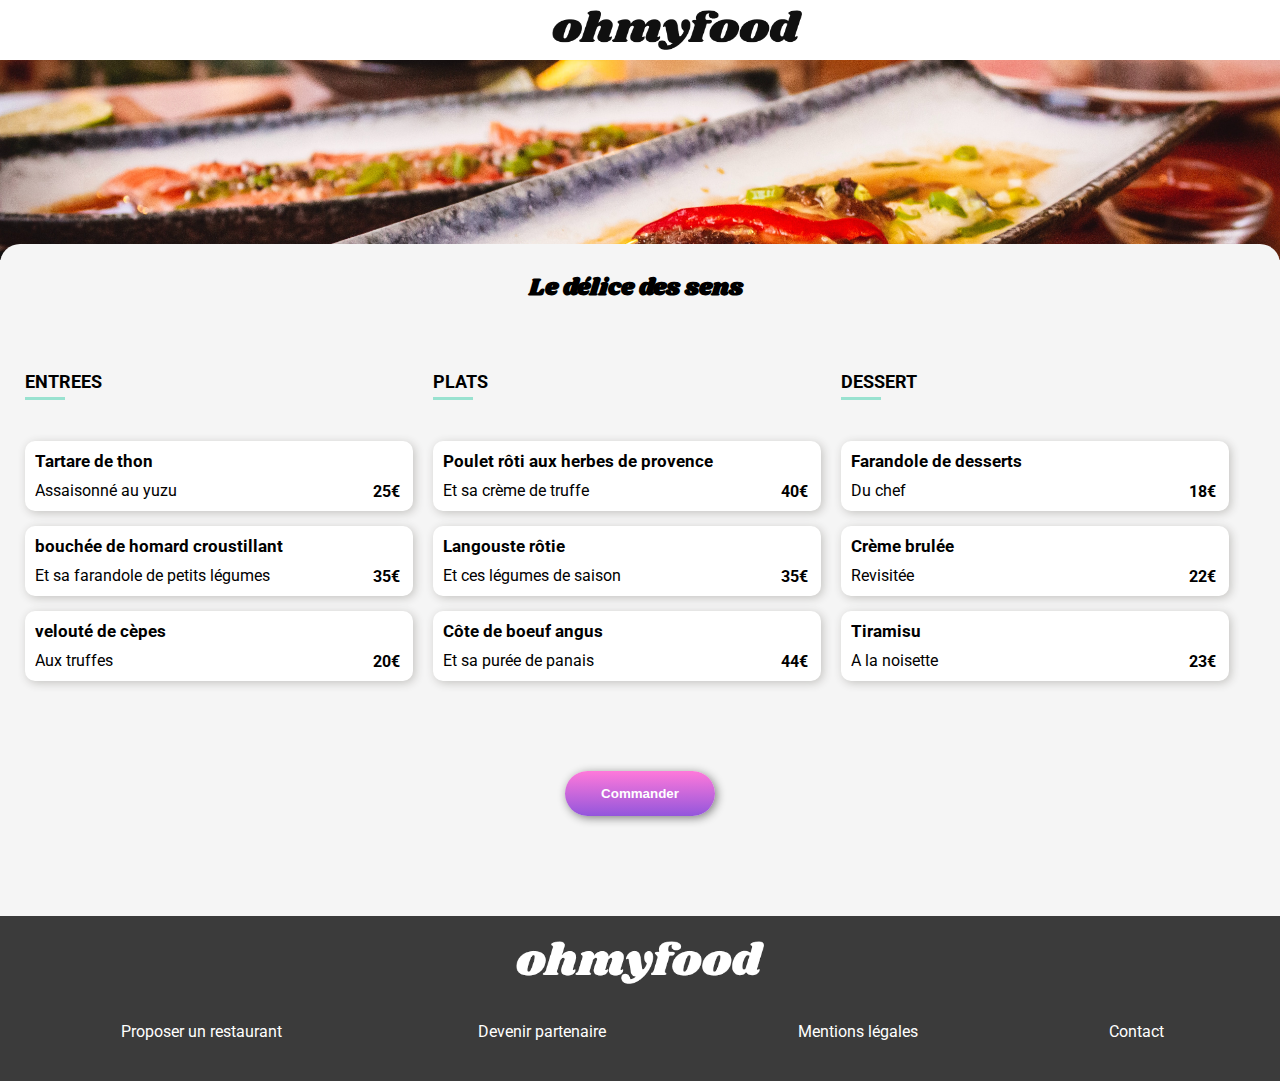
<file: ledelicedessens.html>
<!DOCTYPE html>
<html lang="fr">

<head>
    <meta charset="UTF-8" />
    <meta http-equiv="X-UA-Compatible" content="IE=edge">
    <meta name="viewport" content="width=device-width, initial-scale=1.0">
    <link rel="stylesheet" href="style.css" />
    <link href="https://use.fontawesome.com/releases/v5.6.3/css/all.css" rel="stylesheet"
        integrity="sha384-UHRtZLI+pbxtHCWp1t77Bi1L4ZtiqrqD80Kn4Z8NTSRyMA2Fd33n5dQ8lWUE00s/" crossorigin="anonymous">
    <link rel="preconnect" href="https://fonts.googleapis.com">
    <link rel="preconnect" href="https://fonts.gstatic.com" crossorigin>
    <link href="https://fonts.googleapis.com/css2?family=Roboto:wght@100;700&family=Shrikhand&display=swap"
        rel="stylesheet">
    <title>Le délice des sens</title>
</head>

<body>
    <header>
        <a class="back" href="index.html">
            <i class="fas fa-arrow-left"></i>
        </a>
        <div id="logo">
            <img src="image/logo.png" alt="logo oh my food">
        </div>
    </header>
    <main>
        <div class="illustration">
            <img src="image/delicedessens.jpg" alt="delice">
        </div>
        <section class="menu">
            <div class="titre-restaurant">
                <div class="restaurant">
                    <h1>Le délice des sens</h1>
                </div>
                <button class="coeur">
                    <i class="fas fa-heart coeurplein"></i>
                    <i class="far fa-heart coeurvide"></i>
                </button>
            </div>
            <div class="blocservice">
                <section class="service" id="entrées">
                    <header class="service_header">
                        <h2>ENTREES</h2>
                    </header>

                    <div class="service_carte delai1">
                        <div class="service_carte_texte">
                            <span class="service_carte_texte2">Tartare de thon</span>
                            <span class="service_carte_texte3">Assaisonné au yuzu</span>
                        </div>
                        <div class="service_carte_prix">
                            <strong>25€</strong>
                        </div>
                        <div class="service_carte_check">
                            <i class="check_icone fas fa-check-circle"></i>
                        </div>
                    </div>

                    <div class="service_carte delai2">
                        <div class="service_carte_texte">
                            <span class="service_carte_texte2">bouchée de homard croustillant</span>
                            <span class="service_carte_texte3">Et sa farandole de petits légumes</span>
                        </div>
                        <div class="service_carte_prix">
                            <strong>35€</strong>
                        </div>
                        <div class="service_carte_check">
                            <i class="check_icone fas fa-check-circle"></i>
                        </div>
                    </div>

                    <div class="service_carte delai3">
                        <div class="service_carte_texte">
                            <span class="service_carte_texte2">velouté de cèpes</span>
                            <span class="service_carte_texte3">Aux truffes</span>
                        </div>
                        <div class="service_carte_prix">
                            <strong>20€</strong>
                        </div>
                        <div class="service_carte_check">
                            <i class="check_icone fas fa-check-circle"></i>
                        </div>
                    </div>
                </section>

                <section class="service" id="plats">
                    <header class="service_header">
                        <h2>PLATS</h2>
                    </header>

                    <div class="service_carte delai1">
                        <div class="service_carte_texte">
                            <span class="service_carte_texte2">Poulet rôti aux herbes de provence</span>
                            <span class="service_carte_texte3">Et sa crème de truffe</span>
                        </div>
                        <div class="service_carte_prix">
                            <strong>40€</strong>
                        </div>
                        <div class="service_carte_check">
                            <i class="check_icone fas fa-check-circle"></i>
                        </div>
                    </div>

                    <div class="service_carte delai2">
                        <div class="service_carte_texte">
                            <span class="service_carte_texte2">Langouste rôtie</span>
                            <span class="service_carte_texte3">Et ces légumes de saison</span>
                        </div>
                        <div class="service_carte_prix">
                            <strong>35€</strong>
                        </div>
                        <div class="service_carte_check">
                            <i class="check_icone fas fa-check-circle"></i>
                        </div>
                    </div>

                    <div class="service_carte delai3">
                        <div class="service_carte_texte">
                            <span class="service_carte_texte2">Côte de boeuf angus</span>
                            <span class="service_carte_texte3">Et sa purée de panais</span>
                        </div>
                        <div class="service_carte_prix">
                            <strong>44€</strong>
                        </div>
                        <div class="service_carte_check">
                            <i class="check_icone fas fa-check-circle"></i>
                        </div>
                    </div>
                </section>

                <section class="service" id="dessert">
                    <header class="service_header">
                        <h2>DESSERT</h2>
                    </header>

                    <div class="service_carte delai1">
                        <div class="service_carte_texte">
                            <span class="service_carte_texte2">Farandole de desserts</span>
                            <span class="service_carte_texte3">Du chef</span>
                        </div>
                        <div class="service_carte_prix">
                            <strong>18€</strong>
                        </div>
                        <div class="service_carte_check">
                            <i class="check_icone fas fa-check-circle"></i>
                        </div>
                    </div>

                    <div class="service_carte delai2">
                        <div class="service_carte_texte">
                            <span class="service_carte_texte2">Crème brulée</span>
                            <span class="service_carte_texte3">Revisitée</span>
                        </div>
                        <div class="service_carte_prix">
                            <strong>22€</strong>
                        </div>
                        <div class="service_carte_check">
                            <i class="check_icone fas fa-check-circle"></i>
                        </div>
                    </div>

                    <div class="service_carte delai3">
                        <div class="service_carte_texte">
                            <span class="service_carte_texte2">Tiramisu</span>
                            <span class="service_carte_texte3">A la noisette</span>
                        </div>
                        <div class="service_carte_prix">
                            <strong>23€</strong>
                        </div>
                        <div class="service_carte_check">
                            <i class="check_icone fas fa-check-circle"></i>
                        </div>
                    </div>
                </section>
            </div>
        </section>
        <form class="commander">
            <input type="button" value="Commander">
        </form>
    </main>
    <footer>
        <div class="logo">
            <img src="image/logo.png" alt="logo oh my food">
        </div>
        <br />
        <div class="mentions">
            <a href="#"><i class="fas fa-utensils"></i>Proposer un restaurant</a>
            <a href="#"><i class="fas fa-hands-helping"></i>Devenir partenaire</a>
            <a href="#">Mentions légales</a>
            <a href="mailto:c.massalon@gmail.com">Contact</a>
        </div>
    </footer>
</body>

</html>
</file>
<file: style.css>
:root {
    --primary: #9356DC;
    --second: #FF79DA;
    --tertiaire: #99E2D0;
}

body {
    margin: 0px;
    font-family: 'Roboto', sans-serif;
}

h1 {
    font-family: 'Shrikhand';
    font-size: x-large;
}

h2 {
    font-size: large;
}

header {
    display: flex;
    height: 60px;
}

#logo {
    text-align: center;
    width: 100%;
}

#logo img {
    width: 250px;
    height: 40px;
    padding: 10px 30px 20px 10px;
}

main {
    background-color: whitesmoke;
}

@keyframes spin {
    0% {
        transform: rotate(0deg);
    }

    100% {
        transform: rotate(360deg);
    }
}

@keyframes fondu {
    0% {
        opacity: 0;
    }

    100% {
        opacity: 1;
    }
}

@keyframes fondu2 {
    0% {
        opacity: 1;
    }

    100% {
        opacity: 0;
    }
}

@keyframes slidetobottom {
    0% {
        transform: translateY(18px);
        opacity: 0;
    }

    100% {
        transform: translateY(0px);
        opacity: 1;
    }
}

@keyframes like {
    0% {
        opacity: 0;
        color: white;
    }

    100% {
        opacity: 1;
        color: var(--primary);
        background-color: var(--primary);
    }
}

/* acceuil*/

.chargement {
    border: 10px solid #9356DC;
    border-top: 10px solid #FF79DA;
    border-bottom: 10px solid #99E2D0;
    border-radius: 50%;
    width: 100px;
    height: 100px;
    margin: auto;
    position: absolute;
    top: 0;
    bottom: 0;
    left: 0;
    right: 0;
    animation: spin 3s linear infinite;
}

.chargements {
    animation: fondu2 2.5s linear;
    animation-delay: 1s;
    animation-fill-mode: both;
}

.index {
    height: 0;
    animation: fondu 2s linear;
    animation-delay: 1.5s;
    animation-fill-mode: both;
}

.localisation {
    text-align: center;
    background-color: #e4e4e4;
    font-weight: bold;
    height: 40px;
    padding-top: 15px;
}


.reserver {
    font-size: x-large;
    font-weight: bold;
    flex-wrap: wrap;
    text-align: center;
    padding-top: 10px;
}

.decouvrez {
    flex-wrap: wrap;
    text-align: center;
    font-size: large;
    padding-top: 10px;
}

.explorer {
    text-align: center;
    padding: 40px 0px 40px 0px;
}

.explorer input {
    border: 1px var(--primary);
    border-radius: 30px;
    background: linear-gradient(#FF79DA, #9356DC);
    height: 45px;
    width: 200px;
    box-shadow: 2px 2px 10px grey;
    color: white;
    font-weight: bold;
    cursor: pointer;
}

.fonctionnement {
    background-color: white;
    padding: 20px;
}


.liste {
    margin: 0;
    padding: 0;
}

.choix {
    padding: 25px;
    margin: 15px 10px 15px 10px;
    box-shadow: 5px 5px 10px lightgrey;
    border-radius: 25px;
    background-color: #f6f6f6;
    cursor: pointer;
    position: relative;

}

ol {
    counter-reset: choix;
}

li {
    list-style-type: none;
    counter-increment: choix;
}

li:before {
    content: counter(choix);
    border-radius: 100px;
    background-color: var(--primary);
    color: white;
    position: absolute;
    left: -13px;
    width: 25px;
    height: 25px;
    display: flex;
    justify-content: center;
    align-items: center;
}

.choix:hover {
    background-color: #efe5fc;
}

.choix i:hover {
    color: var(--primary);
}

.pastillerestaurant {
    display: flex;
    flex-direction: column;
    gap: 20px;
}

.resto {
    margin: 20px;
}

.pastilles {
    padding-top: 20px;
}

.ligne1 {
    display: flex;
    flex-direction: column;
}

.ligne2 {
    display: flex;
    flex-direction: column;
}

.pastilles a {
    text-decoration: none;
    color: black;
}

.pastille-1 {
    width: 100%;
    border-radius: 20px;
    box-shadow: 3px 3px 6px lightgrey;
    background-color: white;
    overflow: hidden;
    margin-bottom: 20px;
    position: relative;
}

.pastille-2 {
    width: 100%;
    border-radius: 20px;
    box-shadow: 3px 3px 6px lightgrey;
    background-color: white;
    overflow: hidden;
    margin-bottom: 20px;
    position: relative;
}

.pastille-3 {
    width: 100%;
    border-radius: 20px;
    box-shadow: 3px 3px 6px lightgrey;
    background-color: white;
    overflow: hidden;
    margin-bottom: 20px;
    position: relative;
}

.pastille-4 {
    width: 100%;
    border-radius: 20px;
    box-shadow: 3px 3px 6px lightgrey;
    background-color: white;
    overflow: hidden;
    margin-bottom: 20px;
    position: relative;
}

.pastille-1 img {
    height: 150px;
    width: 100%;
    object-fit: cover;
    border-radius: 20px 20px 0px 0px;
}

.pastille-2 img {
    height: 150px;
    width: 100%;
    object-fit: cover;
    border-radius: 20px 20px 0px 0px;
}

.pastille-3 img {
    height: 150px;
    width: 100%;
    object-fit: cover;
    border-radius: 20px 20px 0px 0px;
}

.pastille-4 img {
    height: 150px;
    width: 100%;
    object-fit: cover;
    border-radius: 20px 20px 0px 0px;
}

.nouveau {
    position: absolute;
    top: 20px;
    right: 20px;
    background-color: var(--tertiaire);
    color: #5d8d81;
    font-weight: bold;
    border-radius: 5px;
    width: 90px;
    height: 22px;
    text-align: center;
    padding: 5px;
}

.pastilletexte {
    display: flex;
    justify-content: space-between;
    height: 60px;
    background-color: white;
}

.texte {
    padding: 5px 5px;
    line-height: 23px;
}

.like {
    display: flex;
    background-color: white;
}

.coeura {
    padding-top: 25px;
    border: none;
    background-color: white;
    padding: 10px 14px;
    font-size: 20px;
    cursor: pointer;
    position: relative;
}

.coeura>i {
    position: absolute;
    right: 6px;
    top: 20px;
    background-color: white;
    font-size: x-large;
}


.coeurvide {
    z-index: 2;
    background-color: whitesmoke;
    opacity: 1;
    transition: opacity 250ms
}

.coeurplein {
    display: inline-block;
    background: linear-gradient(350deg, #99E2D0 0%, #9356DC 0%, #FF79DA 100%);
    color: transparent;
    -webkit-background-clip: text
}

.coeura>i:hover {
    opacity: 0
}

input:hover {
    box-shadow: 5px 5px 10px grey;
    filter: brightness(1.1);
}

/* restaurant*/
.back {
    width: 8%;
    text-align: right;
    padding-top: 20px;
    color: black;
}

.coeur {
    padding-top: 25px;
    border: none;
    background-color: whitesmoke;
    padding: 10px 14px;
    font-size: 30px;
    cursor: pointer;
    position: relative;
}

.coeur>i {
    position: absolute;
    right: 6px;
    top: 25px;
    font-size: x-large;
}


.coeurvide {
    z-index: 2;
    background-color: whitesmoke;
    opacity: 1;
    transition: opacity 250ms
}

.coeurplein {
    display: inline-block;
    background: linear-gradient(350deg, #99E2D0 0%, #9356DC 0%, #FF79DA 100%);
    color: transparent;
    -webkit-background-clip: text
}

.coeur>i:hover {
    opacity: 0
}

.illustration img {
    width: 100%;
    height: 200px;
    object-fit: cover;
}

.menu {
    background-color: whitesmoke;
    border-radius: 20px;
    position: relative;
    top: -20px;
    padding: 10px;
    padding-bottom: 0px;
}

.titre-restaurant {
    display: flex;
    justify-content: space-between;
}

.restaurant {
    width: 50%;
    padding-bottom: 20px;
    margin-left: 10px;
}

.delai1 {
    animation: slidetobottom 1.5s;
    animation-fill-mode: both;
    animation-delay: 0.1s;
}

.delai2 {
    animation: slidetobottom 1.5s;
    animation-fill-mode: both;
    animation-delay: 0.3s;
}

.delai3 {
    animation: slidetobottom 1.5s;
    animation-fill-mode: both;
    animation-delay: 0.6s;
}

.delai4 {
    animation: slidetobottom 1.5s;
    animation-fill-mode: both;
    animation-delay: 0.9s;
}

.check_icone {
    color: white;
    font-size: 20px;
    opacity: 0;
    transform: rotate(0deg);
    transition: all 0.7s ease-in-out;
}

.blocservice {
    display: flex;
    flex-direction: column;
}

.service {
    padding-bottom: 40px;
    margin: 10px;
}

.service_header {
    margin-bottom: 25px;
}

.service_header ::after {
    content: "";
    display: block;
    margin-top: 5px;
    width: 40px;
    height: 3px;
    background-color: #99E2D0;
}

.service_carte {
    height: 70px;
    width: 100%;
    padding-left: 10px;
    background-color: white;
    display: flex;
    align-items: center;
    border-radius: 10px;
    margin-bottom: 15px;
    overflow: hidden;
    box-shadow: 2px 2px 10px #c4c3c0;
    cursor: pointer;

}

.service_carte_texte {
    display: flex;
    flex-direction: column;
    width: 90%;
    white-space: nowrap;
    overflow: hidden;
    text-overflow: ellipsis;
    line-height: 30px;
}

.service_carte_texte2 {
    white-space: nowrap;
    overflow: hidden;
    text-overflow: ellipsis;
    font-weight: bold;
    font-size: 17px;
}

.service_carte_texte3 {
    white-space: nowrap;
    overflow: hidden;
    text-overflow: ellipsis;
}

.service_carte_prix {
    margin-top: 30px;
    margin-left: 10px;
}

.service_carte_check {
    height: 70px;
    width: 60px;
    opacity: 0;
    background-color: var(--tertiaire);
    margin-left: 25px;
    margin-right: -70px;
    border-radius: 0 10px 10px 0;
    display: flex;
    align-items: center;
    justify-content: center;
    transition: all 0.7s ease-in-out;
}

.service_carte:hover :nth-child(3) {
    opacity: 1;
    margin-right: 0px;
}

.service_carte:hover .check_icone {
    opacity: 1;
    transform: rotate(-360deg);
}

.mentions a {
    display: flex;
    padding-top: 10px;
    text-decoration: none;
    color: white;
}

.commander {
    text-align: center;
    padding: 0px 0px 100px 0px;
}

.commander input {
    border: 1px var(--primary);
    border-radius: 30px;
    background: linear-gradient(#FF79DA, #9356DC);
    height: 45px;
    width: 150px;
    box-shadow: 2px 2px 10px grey;
    color: white;
    font-weight: bold;
    cursor: pointer;
}

footer {
    background-color: rgb(59, 59, 59);
    padding: 20px;
}

.logo {
    padding: 5px 0px 5px 0px;
}

footer img {
    max-width: 20%;
    height: 20%;
    filter: brightness(20)
}

footer i {
    padding-right: 5px;
}

.fa-utensils:before {
    margin-right: 7px;
}

/*desktop*/
@media screen and (min-width : 992px) {

    /*acceuil*/

    ol {
        display: flex;
    }

    li {
        width: 33%;
    }

    .pastillerestaurant {
        display: block;
    }

    .ligne1 {
        display: flex;
        flex-direction: row;
    }

    .ligne2 {
        display: flex;
        flex-direction: row;
    }

    .ligne1 {
        width: 100%;
    }

    .ligne2 {
        width: 100%;
    }

    .pastille-1 {
        margin-right: 10px;
    }

    .pastille-2 {
        margin-left: 10px;
    }

    .pastille-3 {
        margin-right: 10px;
    }

    .pastille-4 {
        margin-left: 10px;
    }

    /*restaurant*/
    h5 {
        font-size: larger;
        padding-left: 10px;
    }

    .restaurant {
        width: 40%;
        text-align: center;
    }

    .titre-restaurant {
        justify-content: center;
        font-size: x-large;
    }

    .coeur {
        padding-left: 5px;
    }

    .coeur i {
        top: 25px;
    }

    .blocservice {
        display: flex;
        flex-direction: row;
    }

    .service {
        gap: 20px;
        display: inline-block;
        width: 30%;
        margin: 15px;
    }

    footer {
        padding-bottom: 40px;
    }

    footer img {
        max-width: 20%;
        height: 20%;
        filter: brightness(20)
    }

    .logo {
        text-align: center;
    }

    .mentions {
        display: flex;
        justify-content: space-around;
    }
}

/*tablette*/
@media screen and (min-width: 768px) and (max-width: 992px) {
    /*acceuil*/

    ol {
        display: flex;
        flex-direction: column;
    }

    li {
        width: 90%;
    }

    .pastillerestaurant {
        display: block;
    }

    .ligne1 {
        display: flex;
        flex-direction: row;
    }

    .ligne2 {
        display: flex;
        flex-direction: row;
    }

    .ligne1 {
        width: 100%;
    }

    .ligne2 {
        width: 100%;
    }

    .pastille-1 {
        margin-right: 10px;
    }

    .pastille-2 {
        margin-left: 10px;
    }

    .pastille-3 {
        margin-right: 10px;
    }

    .pastille-4 {
        margin-left: 10px;
    }

    /*restaurant*/
    h5 {
        font-size: larger;
        padding-left: 10px;
    }

    .restaurant {
        width: 40%;
        text-align: center;
    }

    .titre-restaurant {
        justify-content: center;
        font-size: x-large;
    }

    .coeur {
        padding-left: 5px;
    }

    .coeur i {
        top: 25px;
    }

    .blocservice {
        display: flex;
        flex-direction: row;
        margin-right: 20px;
    }

    .service {
        gap: 20px;
        display: inline-block;
        width: 30%;
        margin: 15px;
    }

    footer {
        padding-bottom: 40px;
    }

    footer img {
        max-width: 20%;
        height: 20%;
        filter: brightness(20)
    }

    .logo {
        text-align: center;
    }

    .mentions {
        display: flex;
        justify-content: space-around;
    }
}
</file>
